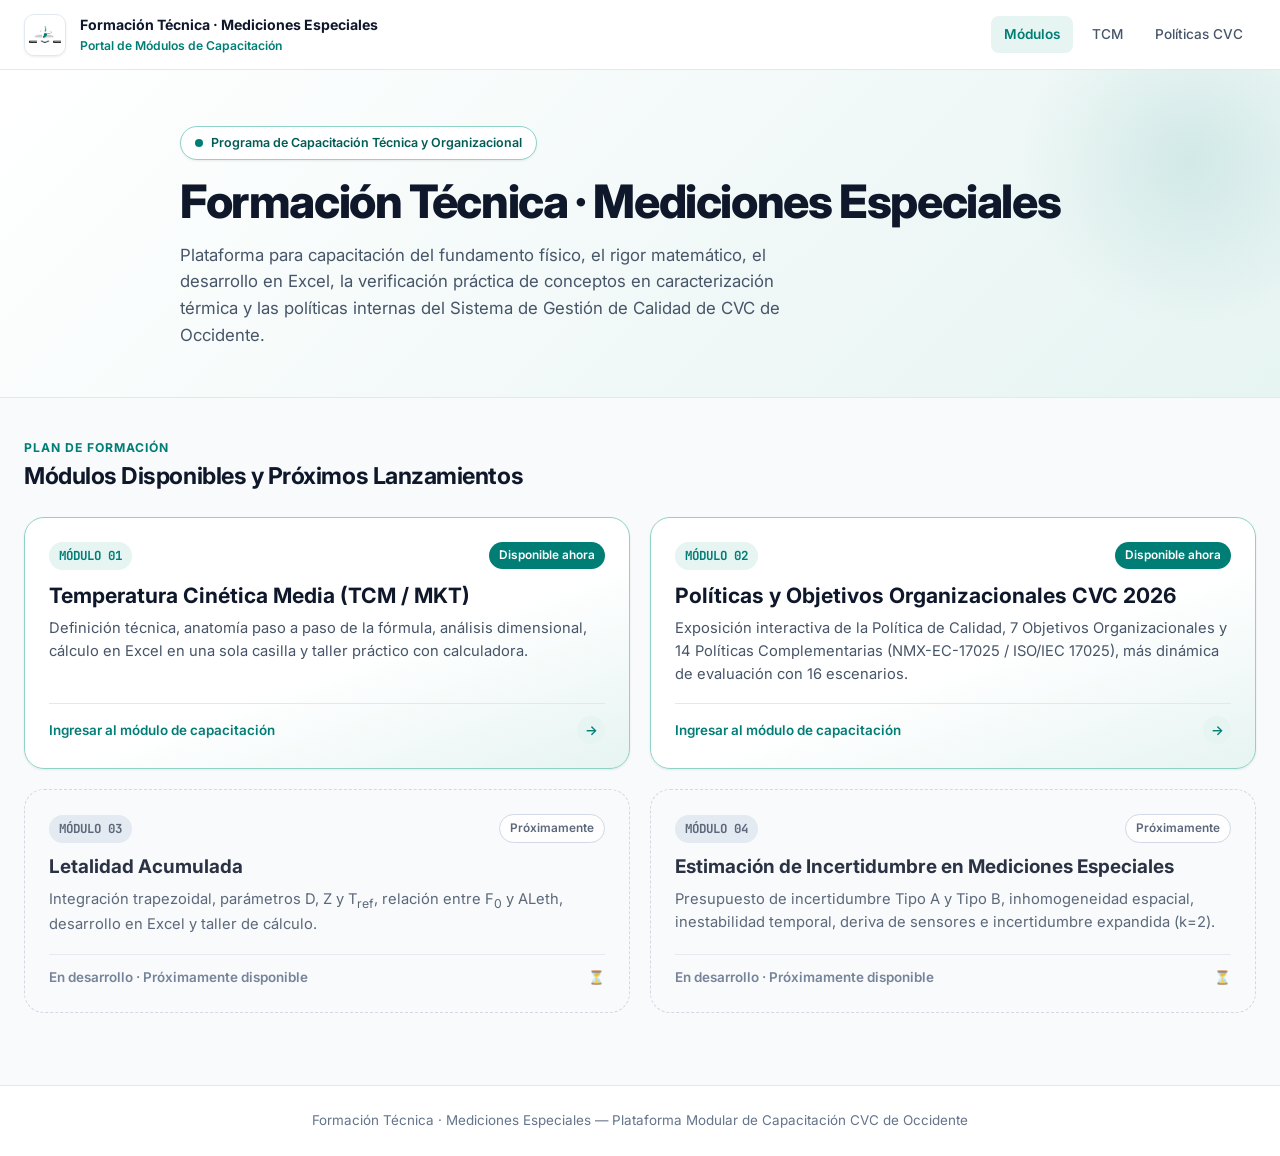
<file: index.html>
<!DOCTYPE html>
<html lang="es">
<head>
  <meta charset="UTF-8">
  <meta name="viewport" content="width=device-width, initial-scale=1.0">
  <title>Formación Técnica · Mediciones Especiales y Capacitación CVC</title>
  <meta name="description" content="Portal corporativo de capacitación técnica y organizacional: Temperatura Cinética Media, Políticas y Objetivos CVC 2026, Letalidad Acumulada y Estimación de Incertidumbre.">
  <link rel="preconnect" href="https://fonts.googleapis.com">
  <link rel="preconnect" href="https://fonts.gstatic.com" crossorigin>
  <link href="https://fonts.googleapis.com/css2?family=Inter:wght@400;500;600;700;800&family=JetBrains+Mono:wght@400;600;700&display=swap" rel="stylesheet">
  <link rel="stylesheet" href="core/theme.css">
</head>
<body>
  <!-- Barra Superior Fija -->
  <header class="topbar">
    <div class="topbar-inner">
      <a href="#inicio" class="brand-group" aria-label="Inicio del portal">
        <div class="brand-logo-wrap">
          <img id="portalLogo" src="assets/logo.png" alt="Logo institucional">
          <span id="portalLogoFallback" class="brand-logo-fallback" style="display: none;">CVC</span>
        </div>
        <div class="brand-titles">
          <span class="brand-program">Formación Técnica · Mediciones Especiales</span>
          <span class="brand-module">Portal de Módulos de Capacitación</span>
        </div>
      </a>

      <button type="button" id="portalNavToggle" class="nav-toggle" aria-label="Abrir menú" aria-expanded="false">☰</button>
      <nav id="portalNavMenu" class="nav-menu" aria-label="Navegación principal">
        <a href="#modulos" class="nav-link active">Módulos</a>
        <a href="modulos/01-tcm/index.html" class="nav-link">TCM</a>
        <a href="modulos/02-politicas-cvc/index.html" class="nav-link">Políticas CVC</a>
      </nav>
    </div>
  </header>

  <!-- Portada del Portal -->
  <section id="inicio" class="hero">
    <div class="hero-inner single-col">
      <div>
        <div class="hero-badge">
          <span class="hero-badge-dot"></span>
          <span>Programa de Capacitación Técnica y Organizacional</span>
        </div>
        <h1 class="hero-title">Formación Técnica · Mediciones Especiales</h1>
        <p class="hero-intro">
          Plataforma para capacitación del fundamento físico, el rigor matemático, el desarrollo en Excel, la verificación práctica de conceptos en caracterización térmica y las políticas internas del Sistema de Gestión de Calidad de CVC de Occidente.
        </p>
      </div>
    </div>
  </section>

  <!-- Catálogo de Módulos (Bento Grid Responsivo) -->
  <main id="modulos" class="main-container">
    <div class="section-header">
      <div>
        <div class="section-kicker">Plan de Formación</div>
        <h2 class="section-title">Módulos Disponibles y Próximos Lanzamientos</h2>
      </div>
    </div>

    <div class="bento-grid">
      <!-- Módulo 01: TCM (Activo) -->
      <a href="modulos/01-tcm/index.html" class="bento-card span-6 featured">
        <div>
          <div class="card-top">
            <span class="card-number">MÓDULO 01</span>
            <span class="card-tag status-live">Disponible ahora</span>
          </div>
          <h3 class="card-title" style="font-size: 1.32rem;">Temperatura Cinética Media (TCM / MKT)</h3>
          <p class="card-excerpt">
            Definición técnica, anatomía paso a paso de la fórmula, análisis dimensional, cálculo en Excel en una sola casilla y taller práctico con calculadora.
          </p>
        </div>
        <div class="card-footer">
          <span>Ingresar al módulo de capacitación</span>
          <span class="card-arrow" aria-hidden="true">→</span>
        </div>
      </a>

      <!-- Módulo 02: Políticas Internas CVC 2026 (Activo) -->
      <a href="modulos/02-politicas-cvc/index.html" class="bento-card span-6 featured">
        <div>
          <div class="card-top">
            <span class="card-number">MÓDULO 02</span>
            <span class="card-tag status-live">Disponible ahora</span>
          </div>
          <h3 class="card-title" style="font-size: 1.32rem;">Políticas y Objetivos Organizacionales CVC 2026</h3>
          <p class="card-excerpt">
            Exposición interactiva de la Política de Calidad, 7 Objetivos Organizacionales y 14 Políticas Complementarias (NMX-EC-17025 / ISO/IEC 17025), más dinámica de evaluación con 16 escenarios.
          </p>
        </div>
        <div class="card-footer">
          <span>Ingresar al módulo de capacitación</span>
          <span class="card-arrow" aria-hidden="true">→</span>
        </div>
      </a>

      <!-- Módulo 03: Letalidad Acumulada (Próximamente) -->
      <article class="bento-card span-6 is-coming-soon" aria-disabled="true">
        <div>
          <div class="card-top">
            <span class="card-number">MÓDULO 03</span>
            <span class="card-tag">Próximamente</span>
          </div>
          <h3 class="card-title">Letalidad Acumulada</h3>
          <p class="card-excerpt">
            Integración trapezoidal, parámetros D, Z y T<sub>ref</sub>, relación entre F<sub>0</sub> y ALeth, desarrollo en Excel y taller de cálculo.
          </p>
        </div>
        <div class="card-footer">
          <span>En desarrollo · Próximamente disponible</span>
          <span aria-hidden="true">⏳</span>
        </div>
      </article>

      <!-- Módulo 04: Estimación de Incertidumbre (Próximamente) -->
      <article class="bento-card span-6 is-coming-soon" aria-disabled="true">
        <div>
          <div class="card-top">
            <span class="card-number">MÓDULO 04</span>
            <span class="card-tag">Próximamente</span>
          </div>
          <h3 class="card-title">Estimación de Incertidumbre en Mediciones Especiales</h3>
          <p class="card-excerpt">
            Presupuesto de incertidumbre Tipo A y Tipo B, inhomogeneidad espacial, inestabilidad temporal, deriva de sensores e incertidumbre expandida (k=2).
          </p>
        </div>
        <div class="card-footer">
          <span>En desarrollo · Próximamente disponible</span>
          <span aria-hidden="true">⏳</span>
        </div>
      </article>
    </div>
  </main>

  <footer class="site-footer">
    Formación Técnica · Mediciones Especiales — Plataforma Modular de Capacitación CVC de Occidente
  </footer>

  <script defer>
    window.addEventListener('DOMContentLoaded', () => {
      const logo = document.getElementById('portalLogo');
      const fallback = document.getElementById('portalLogoFallback');
      if (logo) {
        logo.onerror = () => {
          logo.style.display = 'none';
          if (fallback) fallback.style.display = 'block';
        };
      }
      const toggle = document.getElementById('portalNavToggle');
      const menu = document.getElementById('portalNavMenu');
      if (toggle && menu) {
        toggle.addEventListener('click', () => {
          const open = menu.classList.toggle('is-open');
          toggle.setAttribute('aria-expanded', String(open));
        });
      }
    });
  </script>
</body>
</html>
</file>
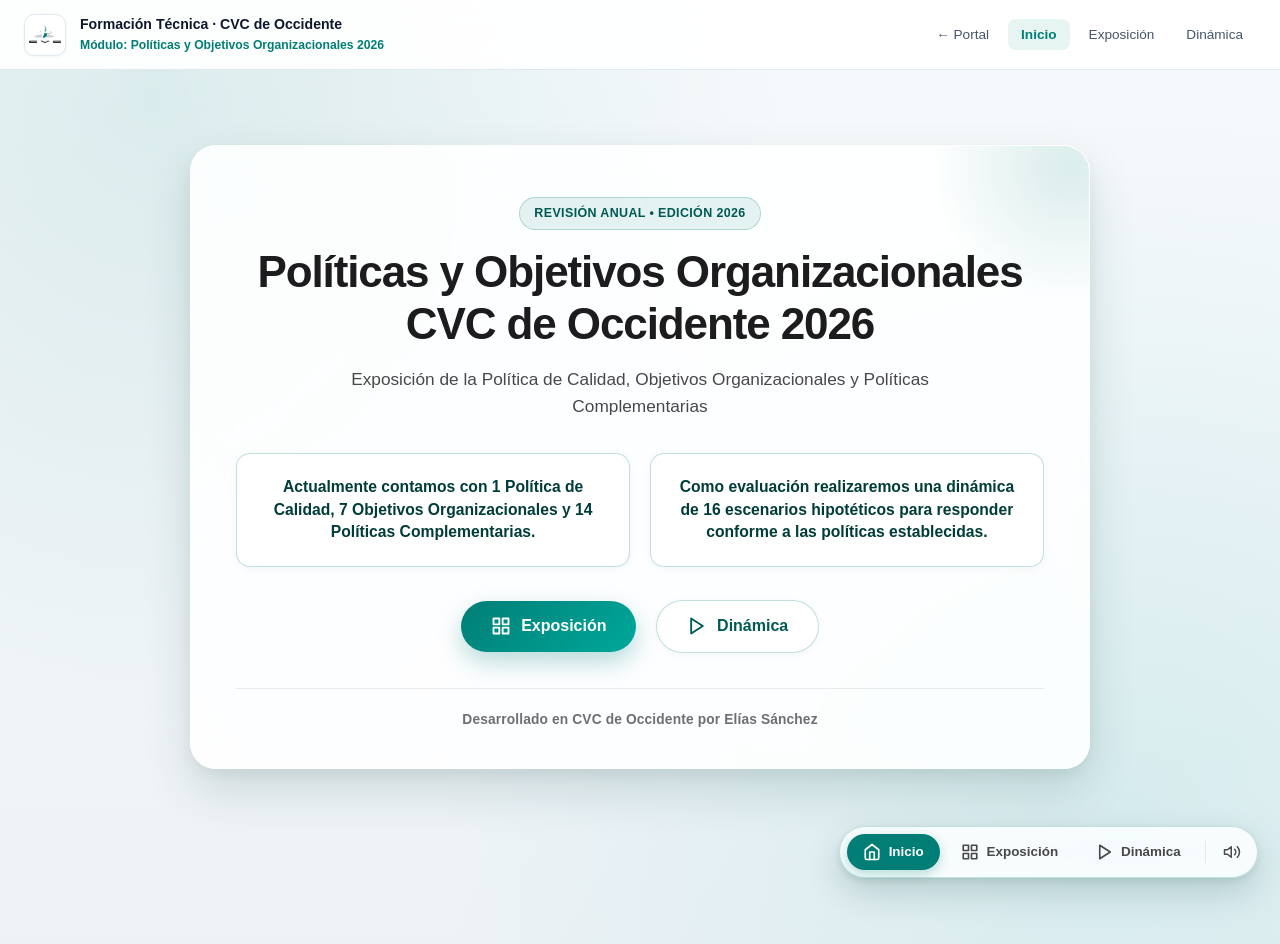
<file: modulos/02-politicas-cvc/index.html>
<!DOCTYPE html>
<html lang="es">
<head>
  <meta charset="UTF-8" />
  <meta name="viewport" content="width=device-width, initial-scale=1.0" />
  <title>Políticas y Objetivos CVC 2026 · Formación Técnica</title>
  <meta name="description" content="Módulo de capacitación: Políticas y Objetivos Organizacionales CVC de Occidente 2026 (NMX-EC-17025-IMNC-2018 / ISO/IEC 17025:2017)." />
  <link rel="preconnect" href="https://fonts.googleapis.com" />
  <link rel="preconnect" href="https://fonts.gstatic.com" crossorigin />
  <link href="https://fonts.googleapis.com/css2?family=Inter:wght@400;500;600;700;800&display=swap" rel="stylesheet" />
  <link rel="stylesheet" href="css/main.css" />
  <link rel="stylesheet" href="css/layout.css" />
  <link rel="stylesheet" href="css/components.css" />
  <link rel="stylesheet" href="css/portal-bridge.css" />
</head>
<body>
  <div class="app-shell">
    <!-- Barra Superior Maestra Responsiva (unificada con el Portal de Capacitación) -->
    <header class="topbar master-topbar">
      <div class="topbar-inner">
        <a href="../../index.html" class="brand-group" aria-label="Volver al portal de módulos">
          <div class="brand-logo-wrap">
            <img id="polLogo" src="../../assets/logo.png" alt="Logo CVC de Occidente" />
            <span id="polLogoFallback" class="brand-logo-fallback" style="display: none; font-weight: 800; color: #007e75;">CVC</span>
          </div>
          <div class="brand-titles">
            <span class="brand-program">Formación Técnica · CVC de Occidente</span>
            <span class="brand-module">Módulo: Políticas y Objetivos Organizacionales 2026</span>
          </div>
        </a>

        <button type="button" id="polNavToggle" class="nav-toggle" aria-label="Abrir menú" aria-expanded="false">☰</button>
        <nav id="polNavMenu" class="nav-menu" aria-label="Navegación del módulo">
          <a href="../../index.html" class="nav-link">← Portal</a>
          <button type="button" class="nav-link active" data-route="home">Inicio</button>
          <button type="button" class="nav-link" data-route="exposicion">Exposición</button>
          <button type="button" class="nav-link" data-route="dinamica">Dinámica</button>
        </nav>
      </div>
    </header>

    <main class="view-container">
      <!-- ====================================================================
           PANTALLA DE INICIO
           ==================================================================== -->
      <section id="view-home" class="spa-view active">
        <div class="home-hero-wrapper">
          <div class="home-hero-card">
            <span class="ios-pill-badge">
              Revisión Anual • Edición 2026
            </span>
            <h1 class="hero-title">
              Políticas y Objetivos Organizacionales CVC de Occidente 2026
            </h1>
            <p class="hero-subtitle">
              Exposición de la Política de Calidad, Objetivos Organizacionales y Políticas Complementarias
            </p>

            <div class="hero-metrics-row">
              <div class="hero-metric-box">
                <p class="hero-metric-text">
                  Actualmente contamos con 1 Política de Calidad, 7 Objetivos Organizacionales y 14 Políticas Complementarias.
                </p>
              </div>
              <div class="hero-metric-box">
                <p class="hero-metric-text">
                  Como evaluación realizaremos una dinámica de 16 escenarios hipotéticos para responder conforme a las políticas establecidas.
                </p>
              </div>
            </div>

            <div class="home-cta-group">
              <button type="button" class="btn-ios btn-ios-primary" data-route="exposicion">
                <svg viewBox="0 0 24 24" width="20" height="20" fill="none" stroke="currentColor" stroke-width="2.2" stroke-linecap="round" stroke-linejoin="round"><rect x="3" y="3" width="7" height="7"/><rect x="14" y="3" width="7" height="7"/><rect x="14" y="14" width="7" height="7"/><rect x="3" y="14" width="7" height="7"/></svg>
                <span>Exposición</span>
              </button>
              <button type="button" class="btn-ios btn-ios-secondary" data-route="dinamica">
                <svg viewBox="0 0 24 24" width="20" height="20" fill="none" stroke="currentColor" stroke-width="2.2" stroke-linecap="round" stroke-linejoin="round"><polygon points="5 3 19 12 5 21 5 3"/></svg>
                <span>Dinámica</span>
              </button>
            </div>

            <div class="home-credit-footer">
              Desarrollado en CVC de Occidente por Elías Sánchez
            </div>
          </div>
        </div>
      </section>

      <!-- ====================================================================
           VISTA 1: EXPOSICIÓN (MASONRY + FLASHCARDS FLIP)
           ==================================================================== -->
      <section id="view-exposicion" class="spa-view">
        <div class="section-header">
          <div>
            <span class="ios-pill-badge">Exposición</span>
            <h2 style="font-size: 1.75rem; font-weight: 800; margin-top: 0.45rem;">
              Políticas y Objetivos Organizacionales 2026
            </h2>
            <p class="text-muted" style="font-size: 0.92rem;">
              Haz clic en cualquier tarjeta para girarla y consultar los fragmentos oficiales.
            </p>
          </div>
        </div>

        <div class="exposicion-controls">
          <div class="segmented-control" role="tablist" aria-label="Filtrar por clasificación">
            <button type="button" class="segment-btn active" data-filter-cat="todas">
              Todas
            </button>
            <button type="button" class="segment-btn" data-filter-cat="calidad">
              Política de Calidad
            </button>
            <button type="button" class="segment-btn" data-filter-cat="objetivos">
              Objetivos Organizacionales
            </button>
            <button type="button" class="segment-btn" data-filter-cat="complementarias">
              Políticas Complementarias
            </button>
          </div>

          <div class="search-box-ios">
            <svg viewBox="0 0 24 24" width="16" height="16" fill="none" stroke="currentColor" stroke-width="2.2"><circle cx="11" cy="11" r="8"/><line x1="21" y1="21" x2="16.65" y2="16.65"/></svg>
            <input type="search" id="exposicion-search" placeholder="Buscar política u objetivo..." />
          </div>
        </div>

        <div id="exposicion-masonry" class="masonry-grid"></div>
      </section>

      <!-- ====================================================================
           VISTA 2: DINÁMICA (EL JUEGO DE 16 ESCENARIOS)
           ==================================================================== -->
      <section id="view-dinamica" class="spa-view">
        <div id="dinamica-stage-root"></div>
      </section>
    </main>

    <!-- Menú Flotante Discreto en la Esquina Inferior Derecha -->
    <nav class="floating-nav-dock" aria-label="Menú de navegación rápida">
      <button type="button" class="dock-btn active" data-route="home" title="Pantalla de Inicio">
        <svg viewBox="0 0 24 24" fill="none" stroke="currentColor" stroke-width="2.2" stroke-linecap="round" stroke-linejoin="round"><path d="m3 9 9-7 9 7v11a2 2 0 0 1-2 2H5a2 2 0 0 1-2-2z"/><polyline points="9 22 9 12 15 12 15 22"/></svg>
        <span>Inicio</span>
      </button>
      <button type="button" class="dock-btn" data-route="exposicion" title="Vista 1: Exposición de Políticas">
        <svg viewBox="0 0 24 24" fill="none" stroke="currentColor" stroke-width="2.2" stroke-linecap="round" stroke-linejoin="round"><rect x="3" y="3" width="7" height="7"/><rect x="14" y="3" width="7" height="7"/><rect x="14" y="14" width="7" height="7"/><rect x="3" y="14" width="7" height="7"/></svg>
        <span>Exposición</span>
      </button>
      <button type="button" class="dock-btn" data-route="dinamica" title="Vista 2: Dinámica">
        <svg viewBox="0 0 24 24" fill="none" stroke="currentColor" stroke-width="2.2" stroke-linecap="round" stroke-linejoin="round"><polygon points="5 3 19 12 5 21 5 3"/></svg>
        <span>Dinámica</span>
      </button>
      <div class="dock-divider"></div>
      <button type="button" class="dock-btn dock-icon-only js-toggle-sound" title="Silenciar / Activar sonido">
        <svg viewBox="0 0 24 24" width="18" height="18" fill="none" stroke="currentColor" stroke-width="2" stroke-linecap="round" stroke-linejoin="round"><polygon points="11 5 6 9 2 9 2 15 6 15 11 19 11 5"/><path d="M15.54 8.46a5 5 0 0 1 0 7.07"/><path d="M19.07 4.93a10 10 0 0 1 0 14.14"/></svg>
      </button>
    </nav>
  </div>

  <!-- Overlay de Flashcard Ampliada fijo al viewport visible (Escritorio y Celular) -->
  <div id="flashcard-expanded-overlay" class="flashcard-expanded-overlay" aria-hidden="true"></div>

  <script src="js/data.js"></script>
  <script src="js/game.js"></script>
  <script src="js/ui.js"></script>
  <script src="js/app.js"></script>
</body>
</html>
</file>
<file: core/theme.css>
/* ==========================================================================
   CORE THEME v1.2 · Formación Técnica · Mediciones Especiales
   Sistema de diseño reutilizable (Bento Grid + Modales Centrados + Quiz)
   ========================================================================== */

:root {
  /* Paleta Institucional (#007e75 y variaciones) */
  --brand-primary: #007e75;
  --brand-dark: #005c55;
  --brand-darker: #003f3a;
  --brand-light: #3aa391;
  --brand-soft: #8fd3c8;
  --brand-tint: #e6f4f2;
  --brand-tint-hover: #d2ece8;

  /* Escala de Grises y Superficies */
  --gray-950: #090d16;
  --gray-900: #0f172a;
  --gray-800: #1e293b;
  --gray-700: #334155;
  --gray-600: #475569;
  --gray-500: #64748b;
  --gray-400: #94a3b8;
  --gray-300: #cbd5e1;
  --gray-200: #e2e8f0;
  --gray-100: #f1f5f9;
  --gray-50: #f8fafc;
  --white: #ffffff;

  /* Semántica para retroalimentación y estados */
  --success-bg: #ecfdf5;
  --success-border: #10b981;
  --success-text: #065f46;
  --error-bg: #fef2f2;
  --error-border: #ef4444;
  --error-text: #991b1b;

  /* Tipografía y Espaciado */
  --font-sans: 'Inter', -apple-system, BlinkMacSystemFont, 'Segoe UI', Roboto, sans-serif;
  --font-mono: 'JetBrains Mono', 'Fira Code', 'Consolas', monospace;
  --radius-sm: 8px;
  --radius-md: 14px;
  --radius-lg: 20px;
  --radius-xl: 26px;

  /* Sombras y Elevación */
  --shadow-sm: 0 1px 3px rgba(15, 23, 42, 0.05), 0 1px 2px rgba(15, 23, 42, 0.03);
  --shadow-md: 0 10px 25px -5px rgba(15, 23, 42, 0.07), 0 8px 10px -6px rgba(15, 23, 42, 0.04);
  --shadow-lg: 0 24px 48px -12px rgba(15, 23, 42, 0.18);
  --shadow-brand: 0 12px 24px -6px rgba(0, 126, 117, 0.22);

  /* Transiciones */
  --ease-out: cubic-bezier(0.22, 1, 0.36, 1);
  --transition-fast: 180ms var(--ease-out);
  --transition-normal: 300ms var(--ease-out);
  --transition-modal: 360ms var(--ease-out);

  --topbar-height: 70px;
}

/* Reset y Base */
*, *::before, *::after {
  box-sizing: border-box;
  margin: 0;
  padding: 0;
}

html {
  scroll-behavior: smooth;
  scroll-padding-top: calc(var(--topbar-height) + 24px);
  font-size: 16px;
}

body {
  font-family: var(--font-sans);
  background-color: var(--gray-50);
  color: var(--gray-800);
  line-height: 1.6;
  -webkit-font-smoothing: antialiased;
  overflow-x: hidden;
  min-height: 100vh;
  display: flex;
  flex-direction: column;
}

body.modal-open {
  overflow: hidden;
}

/* ==========================================================================
   1. Barra Superior (Sticky Topbar)
   ========================================================================== */
.topbar {
  position: sticky;
  top: 0;
  z-index: 900;
  height: var(--topbar-height);
  background: rgba(255, 255, 255, 0.92);
  backdrop-filter: blur(12px);
  -webkit-backdrop-filter: blur(12px);
  border-bottom: 1px solid var(--gray-200);
}

.topbar-inner {
  max-width: 1280px;
  height: 100%;
  margin: 0 auto;
  padding: 0 24px;
  display: flex;
  align-items: center;
  justify-content: space-between;
  gap: 16px;
}

.brand-group {
  display: flex;
  align-items: center;
  gap: 14px;
  text-decoration: none;
  color: inherit;
  min-width: 0;
}

.brand-logo-wrap {
  width: 42px;
  height: 42px;
  border-radius: 10px;
  background: var(--white);
  border: 1px solid var(--gray-200);
  display: flex;
  align-items: center;
  justify-content: center;
  overflow: hidden;
  flex-shrink: 0;
  box-shadow: var(--shadow-sm);
}

.brand-logo-wrap img {
  width: 100%;
  height: 100%;
  object-fit: contain;
  padding: 4px;
}

.brand-logo-fallback {
  font-weight: 800;
  font-size: 0.92rem;
  color: var(--brand-primary);
  letter-spacing: -0.02em;
}

.brand-titles {
  display: flex;
  flex-direction: column;
  min-width: 0;
}

.brand-program {
  font-size: 0.88rem;
  font-weight: 700;
  color: var(--gray-900);
  white-space: nowrap;
  overflow: hidden;
  text-overflow: ellipsis;
}

.brand-module {
  font-size: 0.76rem;
  font-weight: 600;
  color: var(--brand-primary);
  white-space: nowrap;
  overflow: hidden;
  text-overflow: ellipsis;
}

/* Navegación Superior */
.nav-menu {
  display: flex;
  align-items: center;
  gap: 6px;
}

.nav-link {
  text-decoration: none;
  font-size: 0.85rem;
  font-weight: 500;
  color: var(--gray-600);
  padding: 8px 13px;
  border-radius: var(--radius-sm);
  transition: background var(--transition-fast), color var(--transition-fast);
  white-space: nowrap;
}

.nav-link:hover,
.nav-link.active {
  background: var(--brand-tint);
  color: var(--brand-primary);
  font-weight: 600;
}

.nav-toggle {
  display: none;
  background: var(--white);
  border: 1px solid var(--gray-200);
  color: var(--gray-800);
  width: 40px;
  height: 40px;
  border-radius: var(--radius-sm);
  align-items: center;
  justify-content: center;
  cursor: pointer;
  font-size: 1.15rem;
}

/* ==========================================================================
   2. Hero / Encabezado
   ========================================================================== */
.hero {
  position: relative;
  background: linear-gradient(135deg, var(--white) 0%, var(--brand-tint) 100%);
  border-bottom: 1px solid var(--gray-200);
  padding: 56px 24px 48px;
  overflow: hidden;
}

.hero::after {
  content: '';
  position: absolute;
  right: -80px;
  top: -80px;
  width: 340px;
  height: 340px;
  border-radius: 50%;
  background: radial-gradient(circle, rgba(0, 126, 117, 0.11) 0%, transparent 70%);
  pointer-events: none;
}

.hero-inner {
  max-width: 1280px;
  margin: 0 auto;
  display: grid;
  grid-template-columns: 1.4fr 0.9fr;
  gap: 32px;
  align-items: center;
}

.hero-inner.single-col {
  grid-template-columns: 1fr;
  max-width: 920px;
}

.hero-badge {
  display: inline-flex;
  align-items: center;
  gap: 8px;
  padding: 6px 14px;
  background: var(--white);
  border: 1px solid var(--brand-soft);
  color: var(--brand-dark);
  border-radius: 999px;
  font-size: 0.78rem;
  font-weight: 600;
  margin-bottom: 16px;
  box-shadow: var(--shadow-sm);
}

.hero-badge-dot {
  width: 8px;
  height: 8px;
  border-radius: 50%;
  background: var(--brand-primary);
}

.hero-title {
  font-size: clamp(2rem, 3.6vw, 2.95rem);
  font-weight: 800;
  color: var(--gray-900);
  letter-spacing: -0.03em;
  line-height: 1.12;
}

.hero-subtitle-en {
  font-size: clamp(1rem, 1.5vw, 1.2rem);
  font-weight: 500;
  color: var(--brand-primary);
  margin-top: 6px;
  letter-spacing: 0.01em;
}

.hero-formula-math {
  margin-top: 18px;
  padding: 16px 22px;
  background: rgba(255, 255, 255, 0.94);
  border: 1px solid var(--gray-200);
  border-left: 4px solid var(--brand-primary);
  border-radius: var(--radius-md);
  box-shadow: var(--shadow-sm);
  overflow-x: auto;
  max-width: 100%;
}

.katex-hero-target .katex-display {
  margin: 0;
  text-align: left;
}

.katex-hero-target .katex {
  font-size: clamp(1.08rem, 1.55vw, 1.38rem);
  color: var(--gray-900);
}

@media (max-width: 720px) {
  .hero-formula-math {
    padding: 14px 14px;
  }

  .katex-hero-target .katex {
    font-size: 1rem;
  }
}

.hero-intro {
  font-size: 1.05rem;
  color: var(--gray-600);
  margin-top: 14px;
  max-width: 650px;
}

.hero-actions {
  display: flex;
  flex-wrap: wrap;
  gap: 12px;
  margin-top: 26px;
}

.btn {
  display: inline-flex;
  align-items: center;
  justify-content: center;
  gap: 8px;
  padding: 11px 20px;
  border-radius: var(--radius-sm);
  font-family: inherit;
  font-size: 0.9rem;
  font-weight: 600;
  cursor: pointer;
  border: 1px solid transparent;
  text-decoration: none;
  transition: all var(--transition-fast);
}

.btn:disabled {
  opacity: 0.45;
  cursor: not-allowed;
  transform: none;
}

.btn-primary {
  background: var(--brand-primary);
  color: var(--white);
  box-shadow: var(--shadow-brand);
}

.btn-primary:hover:not(:disabled) {
  background: var(--brand-dark);
  transform: translateY(-1px);
}

.btn-secondary {
  background: var(--white);
  color: var(--gray-800);
  border-color: var(--gray-300);
}

.btn-secondary:hover:not(:disabled) {
  border-color: var(--brand-primary);
  color: var(--brand-primary);
  background: var(--brand-tint);
}

/* Panel KPI lateral en Hero */
.hero-summary-card {
  background: var(--white);
  border: 1px solid var(--gray-200);
  border-radius: var(--radius-lg);
  padding: 22px;
  box-shadow: var(--shadow-md);
}

.hero-summary-title {
  font-size: 0.78rem;
  text-transform: uppercase;
  letter-spacing: 0.06em;
  color: var(--gray-500);
  font-weight: 700;
  margin-bottom: 14px;
}

.hero-kpi-grid {
  display: grid;
  grid-template-columns: 1fr 1fr;
  gap: 12px;
}

.hero-kpi {
  background: var(--gray-50);
  border: 1px solid var(--gray-200);
  border-radius: var(--radius-md);
  padding: 12px 14px;
}

.hero-kpi-label {
  font-size: 0.74rem;
  color: var(--gray-500);
  font-weight: 600;
}

.hero-kpi-value {
  font-size: 1.02rem;
  font-weight: 700;
  color: var(--brand-dark);
  font-family: var(--font-mono);
  margin-top: 2px;
}

/* ==========================================================================
   3. Contenedor Principal y Bento Grid Responsivo
   ========================================================================== */
.main-container {
  max-width: 1280px;
  width: 100%;
  margin: 0 auto;
  padding: 40px 24px 72px;
  flex: 1;
}

.section-header {
  display: flex;
  align-items: flex-end;
  justify-content: space-between;
  gap: 16px;
  margin-bottom: 22px;
  margin-top: 44px;
}

.section-header:first-child {
  margin-top: 0;
}

.section-kicker {
  font-size: 0.76rem;
  font-weight: 700;
  text-transform: uppercase;
  letter-spacing: 0.08em;
  color: var(--brand-primary);
}

.section-title {
  font-size: 1.45rem;
  font-weight: 700;
  color: var(--gray-900);
  letter-spacing: -0.02em;
}

.bento-grid {
  display: grid;
  grid-template-columns: repeat(12, 1fr);
  gap: 20px;
}

/* Variantes de tamaño en Bento Grid */
.span-12 { grid-column: span 12; }
.span-8  { grid-column: span 8; }
.span-7  { grid-column: span 7; }
.span-6  { grid-column: span 6; }
.span-5  { grid-column: span 5; }
.span-4  { grid-column: span 4; }

/* Tarjeta (Flashcard Trigger o Enlace de Portal) */
.bento-card {
  position: relative;
  background: var(--white);
  border: 1px solid var(--gray-200);
  border-radius: var(--radius-lg);
  padding: 24px;
  display: flex;
  flex-direction: column;
  justify-content: space-between;
  gap: 18px;
  cursor: pointer;
  box-shadow: var(--shadow-sm);
  transition: transform var(--transition-normal), box-shadow var(--transition-normal), border-color var(--transition-normal);
  text-align: left;
  text-decoration: none;
  color: inherit;
  font-family: inherit;
}

.bento-card:hover:not(.is-coming-soon) {
  transform: translateY(-4px);
  box-shadow: var(--shadow-md);
  border-color: var(--brand-light);
}

.bento-card:focus-visible {
  outline: 3px solid var(--brand-soft);
  outline-offset: 2px;
}

.bento-card.featured {
  background: linear-gradient(160deg, var(--white) 55%, var(--brand-tint) 100%);
  border-color: var(--brand-soft);
}

/* Estado "Próximamente" para módulos futuros en el Portal */
.bento-card.is-coming-soon {
  background: var(--gray-50);
  border: 1.5px dashed var(--gray-300);
  cursor: default;
  box-shadow: none;
  opacity: 0.88;
}

.bento-card.is-coming-soon .card-number {
  background: var(--gray-200);
  color: var(--gray-600);
}

.bento-card.is-coming-soon .card-tag {
  background: var(--white);
  border: 1px solid var(--gray-300);
  color: var(--gray-600);
}

.bento-card.is-coming-soon .card-footer {
  color: var(--gray-500);
}

.card-top {
  display: flex;
  align-items: center;
  justify-content: space-between;
  gap: 12px;
}

.card-number {
  font-family: var(--font-mono);
  font-size: 0.78rem;
  font-weight: 700;
  color: var(--brand-primary);
  background: var(--brand-tint);
  padding: 4px 10px;
  border-radius: 999px;
}

.card-tag {
  font-size: 0.74rem;
  font-weight: 600;
  color: var(--gray-600);
  background: var(--gray-100);
  padding: 4px 10px;
  border-radius: 999px;
}

.card-tag.status-live {
  background: var(--brand-primary);
  color: var(--white);
}

.card-title {
  font-size: 1.18rem;
  font-weight: 700;
  color: var(--gray-900);
  line-height: 1.3;
  margin-top: 12px;
}

.card-excerpt {
  font-size: 0.92rem;
  color: var(--gray-600);
  margin-top: 8px;
  line-height: 1.55;
}

.card-footer {
  display: flex;
  align-items: center;
  justify-content: space-between;
  padding-top: 12px;
  border-top: 1px solid var(--gray-200);
  font-size: 0.84rem;
  font-weight: 600;
  color: var(--brand-primary);
}

.card-arrow {
  display: inline-flex;
  align-items: center;
  justify-content: center;
  width: 28px;
  height: 28px;
  border-radius: 50%;
  background: var(--brand-tint);
  color: var(--brand-primary);
  transition: transform var(--transition-fast), background var(--transition-fast);
}

.bento-card:hover:not(.is-coming-soon) .card-arrow {
  transform: translateX(3px);
  background: var(--brand-primary);
  color: var(--white);
}

/* ==========================================================================
   4. Ventana Modal Centrada (Flashcard Expandida con Scroll Interno)
   ========================================================================== */
.modal-backdrop {
  position: fixed;
  inset: 0;
  z-index: 1200;
  background: rgba(15, 23, 42, 0.58);
  backdrop-filter: blur(6px);
  -webkit-backdrop-filter: blur(6px);
  display: flex;
  align-items: center;
  justify-content: center;
  padding: 20px;
  opacity: 0;
  visibility: hidden;
  transition: opacity var(--transition-modal), visibility var(--transition-modal);
  will-change: opacity;
}

.modal-backdrop.is-open {
  opacity: 1;
  visibility: visible;
}

.modal-window {
  width: 100%;
  max-width: 920px;
  max-height: 88vh;
  background: var(--white);
  border-radius: var(--radius-xl);
  border: 1px solid var(--gray-200);
  box-shadow: var(--shadow-lg);
  display: flex;
  flex-direction: column;
  overflow: hidden;
  transform: translateY(22px) scale(0.96);
  opacity: 0;
  transition: transform var(--transition-modal), opacity var(--transition-modal);
  will-change: opacity, transform;
}

.modal-backdrop.is-open .modal-window {
  transform: translateY(0) scale(1);
  opacity: 1;
}

.modal-header {
  padding: 20px 26px;
  border-bottom: 1px solid var(--gray-200);
  background: var(--gray-50);
  display: flex;
  align-items: center;
  justify-content: space-between;
  gap: 16px;
  flex-shrink: 0;
}

.modal-header-meta {
  display: flex;
  flex-direction: column;
  gap: 4px;
}

.modal-kicker {
  font-size: 0.76rem;
  font-weight: 700;
  text-transform: uppercase;
  letter-spacing: 0.06em;
  color: var(--brand-primary);
}

.modal-title {
  font-size: 1.32rem;
  font-weight: 800;
  color: var(--gray-900);
  line-height: 1.25;
}

.modal-close {
  width: 38px;
  height: 38px;
  border-radius: 50%;
  border: 1px solid var(--gray-300);
  background: var(--white);
  color: var(--gray-700);
  font-size: 1.15rem;
  cursor: pointer;
  display: flex;
  align-items: center;
  justify-content: center;
  flex-shrink: 0;
  transition: all var(--transition-fast);
}

.modal-close:hover {
  background: var(--brand-primary);
  border-color: var(--brand-primary);
  color: var(--white);
}

/* Área deslizable interna del modal */
.modal-body {
  padding: 28px;
  overflow-y: auto;
  flex: 1;
  color: var(--gray-700);
  font-size: 0.98rem;
  line-height: 1.7;
}

.modal-body::-webkit-scrollbar {
  width: 8px;
}

.modal-body::-webkit-scrollbar-track {
  background: var(--gray-100);
}

.modal-body::-webkit-scrollbar-thumb {
  background: var(--gray-300);
  border-radius: 999px;
}

.modal-body::-webkit-scrollbar-thumb:hover {
  background: var(--brand-light);
}

.modal-footer {
  padding: 14px 26px;
  border-top: 1px solid var(--gray-200);
  background: var(--gray-50);
  display: flex;
  align-items: center;
  justify-content: space-between;
  gap: 12px;
  flex-shrink: 0;
}

/* ==========================================================================
   5. Componentes Técnicos Internos (Fórmulas, Tablas, Animaciones, Quiz)
   ========================================================================== */
.concept-lead {
  font-size: 1.04rem;
  color: var(--gray-800);
  background: var(--brand-tint);
  border-left: 4px solid var(--brand-primary);
  padding: 16px 18px;
  border-radius: 0 var(--radius-md) var(--radius-md) 0;
  margin-bottom: 22px;
}

.content-block {
  margin-bottom: 22px;
}

.content-block h4 {
  font-size: 1.04rem;
  font-weight: 700;
  color: var(--gray-900);
  margin-bottom: 8px;
}

.content-list {
  padding-left: 20px;
  display: flex;
  flex-direction: column;
  gap: 8px;
}

.formula-box {
  background: var(--gray-900);
  color: var(--white);
  border-radius: var(--radius-md);
  padding: 18px 20px;
  font-family: var(--font-mono);
  font-size: 0.94rem;
  overflow-x: auto;
  margin: 16px 0;
  border: 1px solid var(--gray-700);
  position: relative;
}

.formula-box-header {
  display: flex;
  align-items: center;
  justify-content: space-between;
  gap: 12px;
  margin-bottom: 10px;
  font-family: var(--font-sans);
  font-size: 0.78rem;
  color: var(--brand-soft);
  font-weight: 600;
}

.copy-btn {
  background: rgba(255, 255, 255, 0.1);
  color: var(--white);
  border: 1px solid rgba(255, 255, 255, 0.22);
  padding: 4px 11px;
  border-radius: 6px;
  font-size: 0.76rem;
  cursor: pointer;
  white-space: nowrap;
  transition: background var(--transition-fast);
}

.copy-btn:hover {
  background: var(--brand-primary);
}

.tech-table-wrap {
  width: 100%;
  overflow-x: auto;
  border: 1px solid var(--gray-200);
  border-radius: var(--radius-md);
  margin: 16px 0;
}

.tech-table {
  width: 100%;
  border-collapse: collapse;
  font-size: 0.9rem;
}

.tech-table th {
  background: var(--gray-100);
  color: var(--gray-900);
  font-weight: 700;
  text-align: left;
  padding: 11px 14px;
  border-bottom: 1px solid var(--gray-200);
}

.tech-table td {
  padding: 11px 14px;
  border-bottom: 1px solid var(--gray-200);
  vertical-align: top;
}

.tech-table tr:last-child td {
  border-bottom: none;
}

.code-inline {
  font-family: var(--font-mono);
  font-size: 0.86em;
  background: var(--gray-100);
  color: var(--brand-dark);
  padding: 2px 6px;
  border-radius: 5px;
  border: 1px solid var(--gray-200);
}

.stage-card {
  background: var(--gray-50);
  border: 1px solid var(--gray-200);
  border-radius: var(--radius-lg);
  padding: 18px;
  margin: 18px 0;
}

.stage-controls {
  display: flex;
  flex-wrap: wrap;
  align-items: center;
  justify-content: space-between;
  gap: 10px;
  margin-top: 12px;
  padding-top: 12px;
  border-top: 1px solid var(--gray-200);
}

.formula-interactive {
  display: flex;
  flex-wrap: wrap;
  align-items: center;
  justify-content: center;
  gap: 8px;
  padding: 20px 16px;
  background: var(--gray-900);
  border-radius: var(--radius-md);
  margin: 16px 0;
}

.formula-chip {
  background: rgba(255, 255, 255, 0.08);
  color: var(--white);
  border: 1px solid rgba(255, 255, 255, 0.18);
  border-radius: 8px;
  padding: 8px 12px;
  font-family: var(--font-mono);
  font-size: 0.9rem;
  cursor: pointer;
  transition: all var(--transition-fast);
}

.formula-chip:hover,
.formula-chip.active {
  background: var(--brand-primary);
  border-color: var(--brand-soft);
  transform: translateY(-2px);
}

.formula-inspector {
  background: var(--brand-tint);
  border: 1px solid var(--brand-soft);
  border-radius: var(--radius-md);
  padding: 16px 18px;
  margin-top: 12px;
}

.player-bar {
  width: 100%;
  height: 6px;
  background: var(--gray-200);
  border-radius: 999px;
  overflow: hidden;
  margin-top: 10px;
}

.player-progress {
  height: 100%;
  background: var(--brand-primary);
  width: 25%;
  transition: width 320ms var(--ease-out);
}

/* ==========================================================================
   6. Taller Práctico / Evaluación de 4 Ejercicios
   ========================================================================== */
.quiz-section {
  margin-top: 52px;
  background: var(--white);
  border: 1px solid var(--gray-200);
  border-radius: var(--radius-xl);
  padding: 32px;
  box-shadow: var(--shadow-md);
}

.quiz-tabs {
  display: flex;
  flex-wrap: wrap;
  gap: 8px;
  margin: 20px 0 24px;
}

.quiz-tab {
  padding: 9px 16px;
  border-radius: var(--radius-sm);
  border: 1px solid var(--gray-300);
  background: var(--gray-50);
  color: var(--gray-700);
  font-weight: 600;
  font-size: 0.88rem;
  cursor: pointer;
  transition: all var(--transition-fast);
}

.quiz-tab.active {
  background: var(--brand-primary);
  border-color: var(--brand-primary);
  color: var(--white);
}

.quiz-tab.solved-ok {
  border-color: var(--success-border);
}

.quiz-workspace {
  display: grid;
  grid-template-columns: 1fr 1.15fr;
  gap: 24px;
  align-items: start;
}

.readings-box {
  background: var(--gray-50);
  border: 1px solid var(--gray-200);
  border-radius: var(--radius-md);
  padding: 18px;
}

.readings-grid {
  display: grid;
  grid-template-columns: repeat(2, 1fr);
  gap: 8px;
  margin-top: 12px;
}

.reading-pill {
  background: var(--white);
  border: 1px solid var(--gray-200);
  border-radius: 8px;
  padding: 7px 12px;
  display: flex;
  justify-content: space-between;
  font-family: var(--font-mono);
  font-size: 0.86rem;
}

.reading-pill span:first-child {
  color: var(--gray-500);
}

.reading-pill strong {
  color: var(--gray-900);
}

.options-list {
  display: flex;
  flex-direction: column;
  gap: 10px;
  margin-top: 14px;
}

.option-btn {
  width: 100%;
  text-align: left;
  padding: 13px 16px;
  border-radius: var(--radius-md);
  border: 1.5px solid var(--gray-200);
  background: var(--white);
  font-family: inherit;
  font-size: 0.94rem;
  color: var(--gray-800);
  cursor: pointer;
  display: flex;
  align-items: center;
  justify-content: space-between;
  gap: 12px;
  transition: all var(--transition-fast);
}

.option-btn:hover {
  border-color: var(--brand-primary);
  background: var(--brand-tint);
}

.option-btn.is-correct {
  background: var(--success-bg);
  border-color: var(--success-border);
  color: var(--success-text);
  font-weight: 600;
}

.option-btn.is-wrong {
  background: var(--error-bg);
  border-color: var(--error-border);
  color: var(--error-text);
}

.feedback-panel {
  margin-top: 16px;
  padding: 16px;
  border-radius: var(--radius-md);
  font-size: 0.92rem;
  display: none;
}

.feedback-panel.show {
  display: block;
}

.feedback-panel.ok {
  background: var(--success-bg);
  border: 1px solid var(--success-border);
  color: var(--success-text);
}

.feedback-panel.err {
  background: var(--error-bg);
  border: 1px solid var(--error-border);
  color: var(--error-text);
}

.steps-disclosure {
  margin-top: 14px;
  border: 1px solid var(--gray-200);
  border-radius: var(--radius-md);
  background: var(--gray-50);
  padding: 14px 16px;
  font-size: 0.88rem;
}

.site-footer {
  border-top: 1px solid var(--gray-200);
  background: var(--white);
  padding: 24px;
  text-align: center;
  font-size: 0.84rem;
  color: var(--gray-500);
}

/* Optimizaciones de rendimiento y accesibilidad */
.module-section,
.quiz-section {
  content-visibility: auto;
  contain-intrinsic-size: 1px 420px;
}

@media (prefers-reduced-motion: reduce) {
  *, *::before, *::after {
    animation-duration: 0.01ms !important;
    transition-duration: 0.01ms !important;
    scroll-behavior: auto !important;
  }
}

/* ==========================================================================
   7. Responsividad (Tablet y Móvil)
   ========================================================================== */
@media (max-width: 960px) {
  .hero-inner {
    grid-template-columns: 1fr;
  }

  .span-8, .span-7, .span-6, .span-5, .span-4 {
    grid-column: span 6;
  }

  .quiz-workspace {
    grid-template-columns: 1fr;
  }
}

@media (max-width: 720px) {
  .nav-toggle {
    display: inline-flex;
  }

  .nav-menu {
    position: absolute;
    top: var(--topbar-height);
    left: 0;
    right: 0;
    background: var(--white);
    border-bottom: 1px solid var(--gray-200);
    flex-direction: column;
    align-items: stretch;
    padding: 12px 20px;
    box-shadow: var(--shadow-md);
    display: none;
  }

  .nav-menu.is-open {
    display: flex;
  }

  .span-12, .span-8, .span-7, .span-6, .span-5, .span-4 {
    grid-column: span 12;
  }

  .modal-backdrop {
    padding: 10px;
  }

  .modal-window {
    max-height: 92vh;
    border-radius: var(--radius-lg);
  }

  .modal-header, .modal-body, .modal-footer {
    padding: 16px 18px;
  }

  .quiz-section {
    padding: 20px 16px;
  }
}
</file>
<file: modulos/02-politicas-cvc/css/main.css>
/* ==========================================================================
   CVC de Occidente 2026 - Variables, Reset y Tipografía (Estilo iOS / macOS)
   ========================================================================== */

:root {
  /* Paleta Principal Corporativa Verde Azulado (#007E75) y Variaciones Tonales */
  --primary: #007E75;
  --primary-light: #00A89C;
  --primary-Mid: #009187;
  --primary-dark: #005A53;
  --primary-deeper: #003D38;
  --primary-soft: rgba(0, 126, 117, 0.10);
  --primary-soft-hover: rgba(0, 126, 117, 0.16);
  --primary-border: rgba(0, 126, 117, 0.24);
  --primary-glow: rgba(0, 126, 117, 0.28);

  /* Acentos Semánticos Estilo iOS */
  --accent-amber: #F59E0B;
  --accent-amber-soft: rgba(245, 158, 11, 0.14);
  --accent-blue: #007AFF;
  --accent-blue-soft: rgba(0, 122, 255, 0.12);
  --success: #34C759;
  --success-soft: rgba(52, 199, 89, 0.14);
  --danger: #FF3B30;
  --danger-soft: rgba(255, 59, 48, 0.12);
  --warning: #FF9500;
  --warning-soft: rgba(255, 149, 0, 0.14);

  /* Superficies y Fondos Claros */
  --bg-app: #F2F5F7;
  --bg-gradient: radial-gradient(circle at 12% 10%, rgba(0, 126, 117, 0.11) 0%, transparent 45%),
                 radial-gradient(circle at 88% 85%, rgba(0, 168, 156, 0.10) 0%, transparent 50%),
                 linear-gradient(180deg, #F7FAFC 0%, #EDF2F6 100%);
  --surface-glass: rgba(255, 255, 255, 0.78);
  --surface-glass-strong: rgba(255, 255, 255, 0.90);
  --surface-solid: #FFFFFF;
  --surface-muted: #F8FAFB;
  --border-glass: rgba(255, 255, 255, 0.65);
  --border-subtle: rgba(15, 23, 42, 0.08);

  /* Tipografía y Texto */
  --text-main: #1C1C1E;
  --text-secondary: #48484A;
  --text-muted: #6E6E73;
  --text-on-primary: #FFFFFF;

  /* Sombras Suaves y Glassmorphism */
  --shadow-xs: 0 2px 8px rgba(15, 23, 42, 0.04);
  --shadow-sm: 0 8px 24px rgba(15, 23, 42, 0.06), 0 2px 6px rgba(15, 23, 42, 0.03);
  --shadow-md: 0 14px 34px rgba(0, 61, 56, 0.09), 0 4px 12px rgba(15, 23, 42, 0.05);
  --shadow-lg: 0 22px 48px rgba(0, 61, 56, 0.14), 0 6px 18px rgba(15, 23, 42, 0.06);
  --blur-glass: blur(18px) saturate(180%);

  /* Bordes Redondeados Estilo iOS */
  --radius-xs: 10px;
  --radius-sm: 14px;
  --radius-md: 20px;
  --radius-lg: 26px;
  --radius-pill: 9999px;

  /* Transiciones */
  --ease-ios: cubic-bezier(0.25, 0.8, 0.25, 1);
  --ease-spring: cubic-bezier(0.34, 1.56, 0.64, 1);
}

*, *::before, *::after {
  box-sizing: border-box;
  margin: 0;
  padding: 0;
}

html {
  font-size: 16px;
  scroll-behavior: smooth;
  -webkit-font-smoothing: antialiased;
  -moz-osx-font-smoothing: grayscale;
}

body {
  font-family: -apple-system, BlinkMacSystemFont, "SF Pro Display", "SF Pro Text", "Segoe UI", Roboto, Helvetica, Arial, sans-serif;
  background: var(--bg-app);
  background-image: var(--bg-gradient);
  background-attachment: fixed;
  color: var(--text-main);
  line-height: 1.55;
  min-height: 100vh;
  overflow-x: hidden;
}

button, input {
  font-family: inherit;
  font-size: inherit;
}

button {
  cursor: pointer;
  border: none;
  background: none;
}

/* Utilidades de Texto y Badges */
.text-primary { color: var(--primary); }
.text-muted { color: var(--text-muted); }

/* Animaciones Globales */
@keyframes fadeInView {
  from {
    opacity: 0;
    transform: translateY(10px);
  }
  to {
    opacity: 1;
    transform: none;
  }
}

body.modal-open {
  overflow: hidden !important;
  touch-action: none;
}

@keyframes shakeCard {
  0%, 100% { transform: translateX(0); }
  15%, 55% { transform: translateX(-9px) rotate(-0.6deg); }
  35%, 75% { transform: translateX(9px) rotate(0.6deg); }
  90% { transform: translateX(-4px); }
}

@keyframes pulseRing {
  0% { box-shadow: 0 0 0 0 rgba(0, 126, 117, 0.4); }
  70% { box-shadow: 0 0 0 10px rgba(0, 126, 117, 0); }
  100% { box-shadow: 0 0 0 0 rgba(0, 126, 117, 0); }
}

.shake-error {
  animation: shakeCard 0.48s cubic-bezier(0.36, 0.07, 0.19, 0.97) both;
}

/* Scrollbar limpia */
::-webkit-scrollbar {
  width: 8px;
  height: 8px;
}
::-webkit-scrollbar-track {
  background: rgba(0, 0, 0, 0.03);
}
::-webkit-scrollbar-thumb {
  background: rgba(0, 126, 117, 0.28);
  border-radius: 999px;
}
::-webkit-scrollbar-thumb:hover {
  background: rgba(0, 126, 117, 0.48);
}
</file>
<file: modulos/02-politicas-cvc/css/layout.css>
/* ==========================================================================
   CVC de Occidente 2026 - Layout General, Vistas, Masonry y Grid Multiplataforma
   ========================================================================== */

.app-shell {
  min-height: 100vh;
  min-height: 100dvh;
  display: flex;
  flex-direction: column;
  position: relative;
  padding-bottom: 100px;
}

/* Barra superior institucional sutil */
.topbar {
  position: sticky;
  top: 0;
  z-index: 40;
  display: flex;
  align-items: center;
  justify-content: space-between;
  gap: 1rem;
  padding: 0.85rem 2rem;
  background: var(--surface-glass);
  backdrop-filter: var(--blur-glass);
  -webkit-backdrop-filter: var(--blur-glass);
  border-bottom: 1px solid var(--border-subtle);
  box-shadow: var(--shadow-xs);
}

.brand-cluster {
  display: flex;
  align-items: center;
  gap: 0.85rem;
  cursor: pointer;
  min-width: 0;
  flex: 1;
}

.brand-logo-img {
  height: 42px;
  width: auto;
  max-width: 140px;
  object-fit: contain;
  display: block;
  flex-shrink: 0;
}

.brand-titles {
  display: flex;
  flex-direction: column;
  min-width: 0;
}

.brand-name {
  font-weight: 700;
  font-size: 1rem;
  color: var(--text-main);
  letter-spacing: -0.01em;
  white-space: nowrap;
  overflow: hidden;
  text-overflow: ellipsis;
}

.brand-sub {
  font-size: 0.76rem;
  color: var(--text-muted);
  font-weight: 500;
  white-space: nowrap;
  overflow: hidden;
  text-overflow: ellipsis;
}

.topbar-actions {
  display: flex;
  align-items: center;
  gap: 0.65rem;
  flex-shrink: 0;
}

/* Contenedor principal de vistas SPA */
.view-container {
  width: 100%;
  max-width: 1320px;
  margin: 0 auto;
  padding: 2rem 1.5rem;
  flex: 1;
}

.spa-view {
  display: none;
  animation: fadeInView 0.32s var(--ease-ios);
}

.spa-view.active {
  display: block;
}

/* ==========================================================================
   VISTA INICIO (HERO)
   ========================================================================== */
.home-hero-wrapper {
  min-height: calc(100dvh - 190px);
  display: flex;
  flex-direction: column;
  align-items: center;
  justify-content: center;
  padding: 1rem 0;
}

.home-hero-card {
  width: 100%;
  max-width: 900px;
  background: var(--surface-glass-strong);
  backdrop-filter: var(--blur-glass);
  -webkit-backdrop-filter: var(--blur-glass);
  border: 1px solid var(--border-glass);
  border-radius: var(--radius-lg);
  padding: 3.2rem 2.8rem 2.4rem;
  box-shadow: var(--shadow-lg);
  text-align: center;
  position: relative;
  overflow: hidden;
}

.home-hero-card::before {
  content: "";
  position: absolute;
  top: -120px;
  right: -120px;
  width: 280px;
  height: 280px;
  border-radius: 50%;
  background: radial-gradient(circle, rgba(0, 126, 117, 0.14) 0%, transparent 70%);
  pointer-events: none;
}

.home-cta-group {
  display: flex;
  align-items: center;
  justify-content: center;
  gap: 1.25rem;
  flex-wrap: wrap;
  margin-top: 2rem;
}

.home-credit-footer {
  margin-top: 2.2rem;
  padding-top: 1.25rem;
  border-top: 1px solid var(--border-subtle);
  font-size: 0.86rem;
  font-weight: 600;
  color: var(--text-muted);
  letter-spacing: 0.01em;
}

/* ==========================================================================
   VISTA 1: EXPOSICIÓN (MASONRY LAYOUT)
   ========================================================================== */
.section-header {
  display: flex;
  flex-wrap: wrap;
  align-items: flex-end;
  justify-content: space-between;
  gap: 1.25rem;
  margin-bottom: 1.5rem;
  background: var(--surface-glass);
  backdrop-filter: var(--blur-glass);
  -webkit-backdrop-filter: var(--blur-glass);
  padding: 1.5rem 1.75rem;
  border-radius: var(--radius-md);
  border: 1px solid var(--border-glass);
  box-shadow: var(--shadow-sm);
}

.exposicion-controls {
  display: flex;
  flex-wrap: wrap;
  align-items: center;
  justify-content: space-between;
  gap: 1rem;
  margin-bottom: 1.5rem;
}

/* Masonry con CSS Columns */
.masonry-grid {
  column-count: 3;
  column-gap: 1.35rem;
  width: 100%;
}

.masonry-item {
  break-inside: avoid;
  page-break-inside: avoid;
  margin-bottom: 1.35rem;
  display: inline-block;
  width: 100%;
}

/* ==========================================================================
   VISTA 2: DINÁMICA (SIDEBAR + ESCENARIO CENTRAL)
   ========================================================================== */
.game-registration-container {
  max-width: 960px;
  margin: 0 auto;
}

.players-setup-grid {
  display: grid;
  grid-template-columns: repeat(2, 1fr);
  gap: 1.25rem;
  margin: 1.5rem 0 2rem;
}

.game-arena-layout {
  display: grid;
  grid-template-columns: 310px 1fr;
  gap: 1.5rem;
  align-items: start;
}

.game-sidebar {
  background: var(--surface-glass-strong);
  backdrop-filter: var(--blur-glass);
  -webkit-backdrop-filter: var(--blur-glass);
  border: 1px solid var(--border-glass);
  border-radius: var(--radius-md);
  padding: 1.35rem;
  box-shadow: var(--shadow-md);
  position: sticky;
  top: 84px;
}

.game-main-stage {
  min-width: 0;
}

/* ==========================================================================
   RESPONSIVE BREAKPOINTS (MULTIPLATAFORMA: TABLET Y CELULAR)
   ========================================================================== */
@media (max-width: 1100px) {
  .masonry-grid {
    column-count: 2;
  }
  .game-arena-layout {
    grid-template-columns: 270px 1fr;
  }
}

@media (max-width: 860px) {
  .game-arena-layout {
    grid-template-columns: 1fr;
  }
  /* En móvil/tablet ponemos primero el escenario activo arriba y el resumen de jugadores debajo */
  .game-main-stage {
    order: 1;
  }
  .game-sidebar {
    order: 2;
    position: static;
  }
  .players-setup-grid {
    grid-template-columns: 1fr;
  }
  .home-hero-card {
    padding: 2rem 1.35rem 1.6rem;
  }
}

@media (max-width: 640px) {
  .app-shell {
    padding-bottom: 92px;
  }
  .topbar {
    padding: 0.65rem 0.9rem;
    gap: 0.5rem;
  }
  .brand-logo-img {
    height: 34px;
    max-width: 105px;
  }
  .brand-name {
    font-size: 0.86rem;
  }
  .brand-sub {
    display: none;
  }
  .topbar-actions .btn-ios-sm {
    padding: 0.45rem 0.8rem;
    font-size: 0.78rem;
  }
  .view-container {
    padding: 1rem 0.85rem;
  }
  .section-header {
    padding: 1.15rem 1.1rem;
    margin-bottom: 1.1rem;
  }
  .masonry-grid {
    column-count: 1;
  }
  .masonry-item {
    margin-bottom: 0.95rem;
  }
  .exposicion-controls {
    flex-direction: column;
    align-items: stretch;
    gap: 0.75rem;
  }
  .home-cta-group {
    flex-direction: column;
    width: 100%;
    gap: 0.85rem;
  }
  .home-cta-group .btn-ios {
    width: 100%;
  }
}
</file>
<file: modulos/02-politicas-cvc/css/components.css>
/* ==========================================================================
   CVC de Occidente 2026 - Componentes UI Estilo iOS, Flashcards y Juego
   ========================================================================== */

/* Pills y Badges */
.ios-pill-badge {
  display: inline-flex;
  align-items: center;
  gap: 0.45rem;
  padding: 0.38rem 0.9rem;
  border-radius: var(--radius-pill);
  font-size: 0.78rem;
  font-weight: 700;
  letter-spacing: 0.03em;
  text-transform: uppercase;
  background: var(--primary-soft);
  color: var(--primary-dark);
  border: 1px solid var(--primary-border);
}

.hero-title {
  font-size: clamp(1.85rem, 3.5vw, 2.75rem);
  font-weight: 800;
  color: var(--text-main);
  letter-spacing: -0.025em;
  line-height: 1.18;
  margin-top: 1rem;
  margin-bottom: 1rem;
}

.hero-subtitle {
  font-size: 1.08rem;
  color: var(--text-secondary);
  max-width: 680px;
  margin: 0 auto;
  font-weight: 500;
}

.hero-metrics-row {
  display: grid;
  grid-template-columns: repeat(2, 1fr);
  gap: 1.2rem;
  margin: 2.1rem 0;
}

@media (max-width: 640px) {
  .hero-metrics-row {
    grid-template-columns: 1fr;
  }
}

.hero-metric-box {
  background: var(--surface-solid);
  border: 1px solid var(--primary-border);
  border-radius: var(--radius-sm);
  padding: 1.35rem 1.25rem;
  box-shadow: var(--shadow-xs);
  display: flex;
  align-items: center;
  justify-content: center;
  text-align: center;
}

.hero-metric-text {
  font-size: 0.98rem;
  font-weight: 700;
  color: var(--primary-deeper);
  line-height: 1.45;
}

/* Botones Estilo iOS */
.btn-ios {
  display: inline-flex;
  align-items: center;
  justify-content: center;
  gap: 0.65rem;
  padding: 0.95rem 1.85rem;
  border-radius: var(--radius-pill);
  font-weight: 600;
  font-size: 1rem;
  transition: all 0.24s var(--ease-ios);
  user-select: none;
}

.btn-ios-primary {
  background: linear-gradient(135deg, var(--primary) 0%, var(--primary-light) 100%);
  color: var(--text-on-primary);
  box-shadow: 0 10px 24px var(--primary-glow);
}

.btn-ios-primary:hover:not(:disabled) {
  transform: translateY(-2px);
  box-shadow: 0 14px 28px rgba(0, 126, 117, 0.36);
}

.btn-ios-primary:active:not(:disabled) {
  transform: translateY(0) scale(0.98);
}

.btn-ios-primary:disabled {
  opacity: 0.45;
  cursor: not-allowed;
  box-shadow: none;
}

.btn-ios-secondary {
  background: var(--surface-solid);
  color: var(--primary-dark);
  border: 1.5px solid var(--primary-border);
  box-shadow: var(--shadow-xs);
}

.btn-ios-secondary:hover:not(:disabled) {
  background: var(--primary-soft);
  transform: translateY(-2px);
}

.btn-ios-sm {
  padding: 0.55rem 1.1rem;
  font-size: 0.86rem;
}

/* Filtros segmentados estilo iOS (Segmented Control) */
.segmented-control {
  display: inline-flex;
  flex-wrap: wrap;
  gap: 0.35rem;
  background: rgba(15, 23, 42, 0.06);
  padding: 0.32rem;
  border-radius: var(--radius-pill);
}

.segment-btn {
  padding: 0.5rem 1.05rem;
  border-radius: var(--radius-pill);
  font-size: 0.85rem;
  font-weight: 600;
  color: var(--text-secondary);
  transition: all 0.22s var(--ease-ios);
}

.segment-btn.active {
  background: var(--surface-solid);
  color: var(--primary-dark);
  box-shadow: 0 2px 8px rgba(15, 23, 42, 0.10);
}

.segment-btn:hover:not(.active) {
  color: var(--primary);
}

/* Buscador */
.search-box-ios {
  position: relative;
  min-width: 250px;
  flex: 1;
  max-width: 340px;
}

.search-box-ios input {
  width: 100%;
  padding: 0.62rem 1rem 0.62rem 2.4rem;
  border-radius: var(--radius-pill);
  border: 1px solid var(--border-subtle);
  background: var(--surface-glass-strong);
  color: var(--text-main);
  font-size: 0.88rem;
  outline: none;
  transition: border 0.2s, box-shadow 0.2s;
}

.search-box-ios input:focus {
  border-color: var(--primary);
  box-shadow: 0 0 0 3px var(--primary-soft);
}

.search-box-ios svg {
  position: absolute;
  left: 0.85rem;
  top: 50%;
  transform: translateY(-50%);
  color: var(--text-muted);
  pointer-events: none;
}

/* ==========================================================================
   FLASHCARDS CON EFECTO 3D FLIP (EXPOSICIÓN)
   ========================================================================== */
.flashcard-scene {
  perspective: 1400px;
  cursor: pointer;
}

.flashcard-inner {
  position: relative;
  width: 100%;
  transform-style: preserve-3d;
  transition: transform 0.65s cubic-bezier(0.22, 1, 0.36, 1);
  display: grid;
}

.flashcard-scene.is-flipped .flashcard-inner {
  transform: rotateY(180deg);
}

.flashcard-face {
  grid-area: 1 / 1 / 2 / 2;
  backface-visibility: hidden;
  -webkit-backface-visibility: hidden;
  border-radius: var(--radius-md);
  padding: 1.6rem;
  background: var(--surface-glass-strong);
  backdrop-filter: var(--blur-glass);
  -webkit-backdrop-filter: var(--blur-glass);
  border: 1px solid var(--border-glass);
  box-shadow: var(--shadow-sm);
  display: flex;
  flex-direction: column;
  justify-content: space-between;
  transition: box-shadow 0.25s, border-color 0.25s;
}

.flashcard-scene:hover .flashcard-face {
  box-shadow: var(--shadow-md);
  border-color: var(--primary-border);
}

.flashcard-front {
  z-index: 2;
  transform: rotateY(0deg);
  align-items: flex-start;
  justify-content: center;
  min-height: 180px;
}

.flashcard-back {
  transform: rotateY(180deg);
  background: linear-gradient(165deg, #FFFFFF 0%, #F2FBF9 100%);
  border: 1.5px solid var(--primary-border);
}

.card-top-meta {
  display: flex;
  align-items: center;
  justify-content: flex-start;
  gap: 0.5rem;
  margin-bottom: 1rem;
  width: 100%;
}

.card-cat-badge {
  font-size: 0.72rem;
  font-weight: 700;
  text-transform: uppercase;
  letter-spacing: 0.04em;
  padding: 0.28rem 0.75rem;
  border-radius: var(--radius-pill);
}

.cat-calidad {
  background: rgba(0, 126, 117, 0.14);
  color: var(--primary-deeper);
}

.cat-objetivo {
  background: var(--accent-blue-soft);
  color: #0055B3;
}

.cat-complementaria {
  background: var(--accent-amber-soft);
  color: #9A5B00;
}

.card-front-icon {
  width: 48px;
  height: 48px;
  border-radius: 14px;
  background: var(--primary-soft);
  color: var(--primary);
  display: flex;
  align-items: center;
  justify-content: center;
  margin-bottom: 1rem;
}

.card-front-title {
  font-size: 1.24rem;
  font-weight: 800;
  color: var(--text-main);
  line-height: 1.35;
  margin-bottom: 0.25rem;
}

.card-flip-prompt {
  display: flex;
  align-items: center;
  justify-content: space-between;
  width: 100%;
  padding-top: 0.85rem;
  margin-top: 1rem;
  border-top: 1px dashed var(--border-subtle);
  font-size: 0.8rem;
  font-weight: 600;
  color: var(--primary);
}

/* Reverso de la Flashcard */
.official-text-block {
  background: var(--surface-solid);
  border-left: 4px solid var(--primary);
  padding: 0.95rem 1rem;
  border-radius: 0 var(--radius-xs) var(--radius-xs) 0;
  box-shadow: var(--shadow-xs);
  margin-bottom: 1rem;
}

.block-label {
  font-size: 0.74rem;
  font-weight: 800;
  text-transform: uppercase;
  letter-spacing: 0.05em;
  color: var(--primary-dark);
  margin-bottom: 0.35rem;
  display: flex;
  align-items: center;
  gap: 0.35rem;
}

.official-verbatim {
  font-size: 0.88rem;
  color: var(--text-main);
  line-height: 1.52;
  white-space: pre-line;
}

.practical-interpretation-block {
  background: rgba(0, 126, 117, 0.08);
  border: 1px solid rgba(0, 126, 117, 0.2);
  border-radius: var(--radius-xs);
  padding: 0.9rem 1rem;
  margin-bottom: 0.5rem;
}

.practical-interpretation-block .block-label {
  color: #005A53;
}

.practical-text {
  font-size: 0.86rem;
  color: var(--text-secondary);
  line-height: 1.48;
}

/* ==========================================================================
   COMPONENTES DE REGISTRO Y AVATARES (DINÁMICA)
   ========================================================================== */
.player-setup-card {
  background: var(--surface-glass-strong);
  backdrop-filter: var(--blur-glass);
  border: 1px solid var(--border-glass);
  border-radius: var(--radius-md);
  padding: 1.35rem;
  box-shadow: var(--shadow-sm);
  transition: border-color 0.2s, box-shadow 0.2s;
}

.player-setup-card.ready {
  border-color: var(--primary-border);
}

.player-setup-header {
  display: flex;
  align-items: center;
  justify-content: flex-start;
  margin-bottom: 0.85rem;
}

.player-num-badge {
  font-size: 0.8rem;
  font-weight: 700;
  color: var(--primary-dark);
  background: var(--primary-soft);
  padding: 0.28rem 0.75rem;
  border-radius: var(--radius-pill);
}

.player-name-input {
  width: 100%;
  padding: 0.75rem 1rem;
  border-radius: var(--radius-xs);
  border: 1.5px solid var(--border-subtle);
  background: var(--surface-solid);
  font-size: 0.95rem;
  font-weight: 600;
  color: var(--text-main);
  outline: none;
  margin-bottom: 1rem;
  transition: border-color 0.2s, box-shadow 0.2s;
}

.player-name-input:focus {
  border-color: var(--primary);
  box-shadow: 0 0 0 3px var(--primary-soft);
}

.avatar-picker-label {
  font-size: 0.76rem;
  font-weight: 700;
  text-transform: uppercase;
  letter-spacing: 0.04em;
  color: var(--text-muted);
  margin-bottom: 0.55rem;
  display: block;
}

.avatar-options-row {
  display: grid;
  grid-template-columns: repeat(5, 1fr);
  gap: 0.55rem;
}

.avatar-option-btn {
  display: flex;
  align-items: center;
  justify-content: center;
  padding: 0.7rem;
  border-radius: var(--radius-xs);
  border: 1.5px solid var(--border-subtle);
  background: var(--surface-solid);
  color: var(--text-secondary);
  transition: all 0.2s var(--ease-ios);
}

.avatar-option-btn svg {
  width: 26px;
  height: 26px;
}

.avatar-option-btn:hover {
  border-color: var(--primary-light);
  background: var(--primary-soft);
}

.avatar-option-btn.selected {
  border-color: var(--primary);
  background: var(--primary);
  color: #FFFFFF;
  box-shadow: 0 4px 12px var(--primary-glow);
  transform: translateY(-2px);
}

/* ==========================================================================
   SIDEBAR DE JUGADORES Y ESCENARIO ACTIVO
   ========================================================================== */
.sidebar-title {
  font-size: 0.82rem;
  font-weight: 800;
  text-transform: uppercase;
  letter-spacing: 0.06em;
  color: var(--text-muted);
  margin-bottom: 0.9rem;
  display: flex;
  align-items: center;
  justify-content: flex-start;
}

.sidebar-players-list {
  display: flex;
  flex-direction: column;
  gap: 0.75rem;
}

.sidebar-player-item {
  display: flex;
  align-items: center;
  justify-content: space-between;
  padding: 0.85rem 0.95rem;
  border-radius: var(--radius-sm);
  background: var(--surface-solid);
  border: 1.5px solid var(--border-subtle);
  transition: all 0.28s var(--ease-ios);
}

.sidebar-player-item.active-turn {
  border-color: var(--primary);
  background: linear-gradient(135deg, rgba(0, 126, 117, 0.11) 0%, rgba(255, 255, 255, 0.98) 100%);
  box-shadow: 0 8px 20px rgba(0, 126, 117, 0.15);
  transform: translateX(4px);
}

.sidebar-player-left {
  display: flex;
  align-items: center;
  gap: 0.75rem;
  min-width: 0;
}

.sidebar-avatar-circle {
  width: 42px;
  height: 42px;
  border-radius: 12px;
  background: var(--primary-soft);
  color: var(--primary);
  display: flex;
  align-items: center;
  justify-content: center;
  flex-shrink: 0;
}

.sidebar-avatar-circle svg {
  width: 22px;
  height: 22px;
}

.sidebar-player-item.active-turn .sidebar-avatar-circle {
  background: var(--primary);
  color: #fff;
  animation: pulseRing 2s infinite;
}

.sidebar-player-info {
  min-width: 0;
  display: flex;
  align-items: center;
}

.sidebar-player-name {
  font-weight: 700;
  font-size: 0.96rem;
  color: var(--text-main);
  white-space: nowrap;
  overflow: hidden;
  text-overflow: ellipsis;
}

.sidebar-score-box {
  text-align: right;
  flex-shrink: 0;
}

.sidebar-score-val {
  font-size: 1.25rem;
  font-weight: 800;
  color: var(--primary-dark);
  line-height: 1;
}

.sidebar-score-lbl {
  font-size: 0.68rem;
  color: var(--text-muted);
  font-weight: 600;
}

.sidebar-progress-box {
  margin-top: 1.25rem;
  padding-top: 1.1rem;
  border-top: 1px solid var(--border-subtle);
}

.progress-bar-track {
  width: 100%;
  height: 8px;
  background: rgba(15, 23, 42, 0.08);
  border-radius: 999px;
  overflow: hidden;
  margin: 0.5rem 0;
}

.progress-bar-fill {
  height: 100%;
  background: linear-gradient(90deg, var(--primary) 0%, var(--primary-light) 100%);
  border-radius: 999px;
  transition: width 0.35s var(--ease-ios);
}

/* Tarjeta Central del Escenario */
.scenario-card {
  background: var(--surface-glass-strong);
  backdrop-filter: var(--blur-glass);
  -webkit-backdrop-filter: var(--blur-glass);
  border: 1px solid var(--border-glass);
  border-radius: var(--radius-lg);
  padding: 2rem 2.2rem;
  box-shadow: var(--shadow-md);
}

.scenario-top-bar {
  display: flex;
  flex-wrap: wrap;
  align-items: center;
  justify-content: space-between;
  gap: 0.75rem;
  margin-bottom: 1.25rem;
}

.active-turn-banner {
  display: inline-flex;
  align-items: center;
  gap: 0.65rem;
  padding: 0.55rem 1rem;
  background: var(--primary-soft);
  border: 1px solid var(--primary-border);
  border-radius: var(--radius-xs);
}

.active-turn-banner svg {
  width: 20px;
  height: 20px;
}

.attempt-status-pill {
  font-size: 0.78rem;
  font-weight: 700;
  padding: 0.38rem 0.9rem;
  border-radius: var(--radius-pill);
}

.attempt-first {
  background: var(--primary-soft);
  color: var(--primary-dark);
}

.attempt-second {
  background: var(--warning-soft);
  color: #B25000;
}

.reserve-badge {
  background: var(--accent-amber-soft);
  color: #9A5B00;
  font-size: 0.75rem;
  font-weight: 700;
  padding: 0.32rem 0.8rem;
  border-radius: var(--radius-pill);
}

.scenario-context-box {
  background: var(--surface-solid);
  border: 1px solid var(--border-subtle);
  border-left: 4px solid var(--primary);
  border-radius: var(--radius-sm);
  padding: 1.35rem 1.45rem;
  font-size: 1.02rem;
  color: var(--text-main);
  line-height: 1.65;
  margin-bottom: 1.3rem;
  box-shadow: var(--shadow-xs);
}

.scenario-question-prompt {
  font-size: 1.04rem;
  font-weight: 700;
  color: var(--primary-deeper);
  margin-bottom: 1.1rem;
}

.options-list {
  display: flex;
  flex-direction: column;
  gap: 0.75rem;
}

.option-btn {
  width: 100%;
  text-align: left;
  display: flex;
  align-items: center;
  gap: 0.95rem;
  padding: 0.95rem 1.15rem;
  border-radius: var(--radius-sm);
  background: var(--surface-solid);
  border: 1.5px solid var(--border-subtle);
  color: var(--text-main);
  font-size: 0.96rem;
  font-weight: 600;
  transition: all 0.2s var(--ease-ios);
  box-shadow: var(--shadow-xs);
}

.option-btn:hover:not(:disabled) {
  border-color: var(--primary);
  background: var(--primary-soft);
  transform: translateX(4px);
}

.option-letter {
  width: 34px;
  height: 34px;
  border-radius: 10px;
  background: rgba(0, 126, 117, 0.1);
  color: var(--primary-dark);
  display: flex;
  align-items: center;
  justify-content: center;
  font-weight: 800;
  font-size: 0.9rem;
  flex-shrink: 0;
}

.option-btn.wrong-disabled {
  background: rgba(255, 59, 48, 0.08);
  border-color: rgba(255, 59, 48, 0.35);
  color: #8E8E93;
  text-decoration: line-through;
  cursor: not-allowed;
  opacity: 0.72;
  transform: none;
}

.option-btn.wrong-disabled .option-letter {
  background: var(--danger);
  color: #fff;
}

.option-btn.correct-selected {
  background: var(--success-soft);
  border-color: var(--success);
  color: #116629;
}

.option-btn.correct-selected .option-letter {
  background: var(--success);
  color: #fff;
}

/* Banner de Retroalimentación / Justificación */
.feedback-banner {
  margin-top: 1.4rem;
  padding: 1.25rem 1.4rem;
  border-radius: var(--radius-sm);
  animation: fadeInView 0.3s var(--ease-ios) forwards;
}

.feedback-banner.success {
  background: linear-gradient(135deg, rgba(52, 199, 89, 0.14) 0%, rgba(0, 126, 117, 0.10) 100%);
  border: 1.5px solid rgba(52, 199, 89, 0.4);
}

.feedback-banner.warning {
  background: var(--warning-soft);
  border: 1.5px solid rgba(255, 149, 0, 0.4);
}

.feedback-banner.danger {
  background: var(--danger-soft);
  border: 1.5px solid rgba(255, 59, 48, 0.35);
}

.feedback-header {
  font-weight: 800;
  font-size: 1rem;
  margin-bottom: 0.45rem;
  display: flex;
  align-items: center;
  justify-content: space-between;
}

.feedback-justification {
  font-size: 0.93rem;
  color: var(--text-main);
  line-height: 1.55;
  margin-bottom: 1rem;
}

/* ==========================================================================
   TABLA DE POSICIONES FINAL (LEADERBOARD)
   ========================================================================== */
.leaderboard-card {
  max-width: 840px;
  margin: 0 auto;
  background: var(--surface-glass-strong);
  backdrop-filter: var(--blur-glass);
  border: 1px solid var(--border-glass);
  border-radius: var(--radius-lg);
  padding: 2.5rem 2.2rem;
  box-shadow: var(--shadow-lg);
}

.leaderboard-table {
  width: 100%;
  border-collapse: separate;
  border-spacing: 0 0.65rem;
  margin: 1.5rem 0;
}

.leaderboard-row {
  background: var(--surface-solid);
  box-shadow: var(--shadow-xs);
  transition: transform 0.2s;
}

.leaderboard-row.rank-1 {
  background: linear-gradient(135deg, rgba(0, 126, 117, 0.14) 0%, #FFFFFF 100%);
  outline: 2px solid var(--primary);
}

.leaderboard-row td {
  padding: 1rem 1.15rem;
}

.leaderboard-row td:first-child {
  border-radius: var(--radius-sm) 0 0 var(--radius-sm);
}

.leaderboard-row td:last-child {
  border-radius: 0 var(--radius-sm) var(--radius-sm) 0;
  text-align: right;
}

.rank-badge {
  display: inline-flex;
  align-items: center;
  justify-content: center;
  padding: 0.35rem 0.8rem;
  border-radius: var(--radius-pill);
  font-weight: 800;
  font-size: 0.85rem;
}

.rank-badge-1 {
  background: linear-gradient(135deg, #F59E0B 0%, #D97706 100%);
  color: #fff;
}

.rank-badge-2 {
  background: #E2E8F0;
  color: #334155;
}

.rank-badge-3 {
  background: #FED7AA;
  color: #9A3412;
}

.rank-badge-4 {
  background: rgba(15, 23, 42, 0.06);
  color: var(--text-secondary);
}

/* ==========================================================================
   MENÚ FLOTANTE DISCRETO (ESQUINA INFERIOR DERECHA - ESTILO iOS)
   ========================================================================== */
.floating-nav-dock {
  position: fixed;
  bottom: 1.35rem;
  right: 1.35rem;
  z-index: 90;
  display: flex;
  align-items: center;
  gap: 0.35rem;
  padding: 0.45rem;
  background: rgba(255, 255, 255, 0.82);
  backdrop-filter: blur(22px) saturate(190%);
  -webkit-backdrop-filter: blur(22px) saturate(190%);
  border: 1px solid rgba(0, 126, 117, 0.22);
  border-radius: var(--radius-pill);
  box-shadow: 0 14px 34px rgba(0, 61, 56, 0.18), 0 3px 10px rgba(15, 23, 42, 0.08);
  transition: transform 0.25s var(--ease-ios), box-shadow 0.25s;
}

.floating-nav-dock:hover {
  box-shadow: 0 18px 40px rgba(0, 61, 56, 0.24);
}

.dock-btn {
  display: inline-flex;
  align-items: center;
  gap: 0.45rem;
  padding: 0.58rem 1rem;
  border-radius: var(--radius-pill);
  font-size: 0.84rem;
  font-weight: 700;
  color: var(--text-secondary);
  transition: all 0.22s var(--ease-ios);
}

.dock-btn svg {
  width: 18px;
  height: 18px;
}

.dock-btn:hover {
  color: var(--primary);
  background: rgba(0, 126, 117, 0.08);
}

.dock-btn.active {
  background: var(--primary);
  color: #FFFFFF;
  box-shadow: 0 4px 12px var(--primary-glow);
}

.dock-divider {
  width: 1px;
  height: 22px;
  background: var(--border-subtle);
  margin: 0 0.15rem;
}

.dock-icon-only {
  padding: 0.58rem;
}


/* ==========================================================================
   FLASHCARD EXPANDIDA FIJA EN EL VIEWPORT VISIBLE (SIN NECESIDAD DE SCROLL)
   ========================================================================== */
.flashcard-expanded-overlay {
  position: fixed;
  top: 0;
  left: 0;
  right: 0;
  bottom: 0;
  width: 100vw;
  height: 100vh;
  height: 100dvh;
  z-index: 9999;
  background: rgba(15, 23, 42, 0.50);
  backdrop-filter: blur(18px) saturate(180%);
  -webkit-backdrop-filter: blur(18px) saturate(180%);
  display: none;
  align-items: center;
  justify-content: center;
  padding: 1.25rem 1.75rem;
  overscroll-behavior: contain;
}

.flashcard-expanded-overlay.active {
  display: flex;
}

.expanded-stage-wrapper {
  width: 100%;
  max-width: 1160px;
  max-height: calc(100dvh - 2.5rem);
  display: grid;
  grid-template-columns: minmax(0, 1fr) auto;
  gap: 1.15rem;
  align-items: center;
  margin: auto;
}

.expanded-flashcard-body {
  max-height: calc(100dvh - 2.5rem);
  background: linear-gradient(165deg, #FFFFFF 0%, #F2FBF9 100%);
  border: 2px solid var(--primary-border);
  border-radius: var(--radius-lg);
  box-shadow: var(--shadow-lg);
  padding: 2.25rem 2.5rem;
  display: flex;
  flex-direction: column;
  justify-content: space-between;
  overflow-y: auto;
  -webkit-overflow-scrolling: touch;
  animation: flipExpandIn 0.34s cubic-bezier(0.22, 1, 0.36, 1) forwards;
}

@keyframes flipExpandIn {
  0% {
    opacity: 0;
    transform: perspective(1400px) rotateY(-75deg) scale(0.94);
  }
  100% {
    opacity: 1;
    transform: perspective(1400px) rotateY(0deg) scale(1);
  }
}

.expanded-card-header {
  display: flex;
  align-items: center;
  justify-content: space-between;
  gap: 0.75rem;
  flex-wrap: wrap;
  margin-bottom: 1rem;
  padding-bottom: 0.85rem;
  border-bottom: 1px solid var(--border-subtle);
}

.expanded-card-title {
  font-size: clamp(1.3rem, 2.3vw, 1.9rem);
  font-weight: 800;
  color: var(--text-main);
  letter-spacing: -0.02em;
  line-height: 1.25;
  margin-bottom: 1.1rem;
}

.expanded-content-grid {
  display: flex;
  flex-direction: column;
  gap: 1.15rem;
  flex: 1;
  justify-content: center;
}

.expanded-official-block {
  background: var(--surface-solid);
  border-left: 5px solid var(--primary);
  padding: 1.35rem 1.5rem;
  border-radius: 0 var(--radius-sm) var(--radius-sm) 0;
  box-shadow: var(--shadow-sm);
}

.expanded-official-block .block-label {
  font-size: 0.82rem;
  margin-bottom: 0.5rem;
}

.expanded-official-block .official-verbatim {
  font-size: clamp(0.98rem, 1.4vw, 1.18rem);
  line-height: 1.62;
  color: var(--text-main);
}

.expanded-paraphrase-block {
  background: rgba(0, 126, 117, 0.09);
  border: 1.5px solid rgba(0, 126, 117, 0.24);
  border-radius: var(--radius-sm);
  padding: 1.25rem 1.5rem;
}

.expanded-paraphrase-block .block-label {
  font-size: 0.82rem;
  color: var(--primary-dark);
  margin-bottom: 0.45rem;
}

.expanded-paraphrase-block .practical-text {
  font-size: clamp(0.95rem, 1.25vw, 1.1rem);
  line-height: 1.58;
  color: var(--text-secondary);
  font-weight: 500;
}

/* Panel lateral con los 3 botones pequeños a un costado y a la vista */
.expanded-side-controls {
  display: flex;
  flex-direction: column;
  gap: 0.7rem;
  background: rgba(255, 255, 255, 0.94);
  backdrop-filter: blur(20px) saturate(180%);
  -webkit-backdrop-filter: blur(20px) saturate(180%);
  border: 1.5px solid var(--primary-border);
  border-radius: var(--radius-md);
  padding: 0.85rem;
  box-shadow: var(--shadow-md);
  flex-shrink: 0;
}

.expanded-side-btn {
  display: flex;
  align-items: center;
  justify-content: center;
  gap: 0.45rem;
  padding: 0.7rem 1.05rem;
  border-radius: var(--radius-xs);
  font-size: 0.84rem;
  font-weight: 700;
  color: var(--primary-deeper);
  background: var(--surface-solid);
  border: 1.5px solid var(--primary-border);
  box-shadow: var(--shadow-xs);
  transition: all 0.2s var(--ease-ios);
  white-space: nowrap;
  touch-action: manipulation;
}

.expanded-side-btn svg {
  width: 16px;
  height: 16px;
  flex-shrink: 0;
}

.expanded-side-btn:hover {
  background: var(--primary-soft);
  border-color: var(--primary);
  transform: translateY(-1px);
}

.expanded-side-btn:active {
  transform: translateY(0) scale(0.97);
}

.expanded-side-btn.btn-voltear-primary {
  background: linear-gradient(135deg, var(--primary) 0%, var(--primary-light) 100%);
  color: #FFFFFF;
  border-color: transparent;
  box-shadow: 0 6px 16px var(--primary-glow);
}

/* ==========================================================================
   SELECTOR DE NÚMERO DE JUGADORES (1 A 5 PERSONAS)
   ========================================================================== */
.player-count-bar {
  display: flex;
  align-items: center;
  justify-content: space-between;
  flex-wrap: wrap;
  gap: 1rem;
  background: var(--surface-glass-strong);
  backdrop-filter: var(--blur-glass);
  -webkit-backdrop-filter: var(--blur-glass);
  border: 1px solid var(--border-glass);
  border-radius: var(--radius-md);
  padding: 1.1rem 1.5rem;
  margin-bottom: 1.35rem;
  box-shadow: var(--shadow-xs);
}

.player-count-label {
  font-size: 0.98rem;
  font-weight: 800;
  color: var(--text-main);
  display: flex;
  align-items: center;
  gap: 0.55rem;
}

.player-count-options {
  display: inline-flex;
  gap: 0.45rem;
  background: rgba(15, 23, 42, 0.06);
  padding: 0.3rem;
  border-radius: var(--radius-pill);
}

.player-count-btn {
  min-width: 44px;
  height: 38px;
  padding: 0 0.85rem;
  border-radius: var(--radius-pill);
  font-size: 0.92rem;
  font-weight: 800;
  color: var(--text-secondary);
  transition: all 0.2s var(--ease-ios);
  touch-action: manipulation;
}

.player-count-btn:hover:not(.active) {
  color: var(--primary);
}

.player-count-btn.active {
  background: var(--primary);
  color: #FFFFFF;
  box-shadow: 0 4px 12px var(--primary-glow);
}

.rank-badge-5 {
  background: rgba(15, 23, 42, 0.06);
  color: var(--text-secondary);
}

/* ==========================================================================
   ADAPTACIÓN MULTIPLATAFORMA PARA TABLET Y CELULAR (<= 860px y <= 640px)
   ========================================================================== */
@media (max-width: 860px) {
  .flashcard-expanded-overlay {
    padding: 0.85rem;
  }
  .expanded-stage-wrapper {
    grid-template-columns: 1fr;
    grid-template-rows: minmax(0, 1fr) auto;
    max-height: calc(100dvh - 1.7rem);
    gap: 0.75rem;
  }
  .expanded-flashcard-body {
    max-height: calc(100dvh - 6.8rem);
    padding: 1.35rem 1.25rem;
  }
  .expanded-side-controls {
    flex-direction: row;
    justify-content: space-between;
    width: 100%;
    padding: 0.55rem;
    gap: 0.5rem;
  }
  .expanded-side-btn {
    flex: 1;
    padding: 0.68rem 0.5rem;
    font-size: 0.82rem;
  }
}

@media (max-width: 640px) {
  .segmented-control {
    width: 100%;
    overflow-x: auto;
    flex-wrap: nowrap;
    -webkit-overflow-scrolling: touch;
    justify-content: flex-start;
  }
  .segment-btn {
    white-space: nowrap;
    flex-shrink: 0;
    padding: 0.48rem 0.85rem;
    font-size: 0.8rem;
  }
  .search-box-ios {
    max-width: 100%;
    width: 100%;
  }
  .flashcard-front {
    min-height: 140px;
    padding: 1.25rem;
  }
  .card-front-title {
    font-size: 1.1rem;
  }
  .expanded-official-block,
  .expanded-paraphrase-block {
    padding: 1rem 1.1rem;
  }
  .player-count-bar {
    flex-direction: column;
    align-items: flex-start;
    padding: 1rem 1.15rem;
  }
  .player-count-options {
    width: 100%;
    justify-content: space-between;
  }
  .player-count-btn {
    flex: 1;
  }
  .scenario-card {
    padding: 1.3rem 1.15rem;
  }
  .scenario-context-box {
    padding: 1rem 1.1rem;
    font-size: 0.95rem;
  }
  .option-btn {
    padding: 0.82rem 0.9rem;
    font-size: 0.9rem;
    gap: 0.7rem;
  }
  .leaderboard-card {
    padding: 1.5rem 1rem;
  }
  .leaderboard-table thead {
    display: none;
  }
  .leaderboard-row {
    display: flex;
    flex-wrap: wrap;
    align-items: center;
    justify-content: space-between;
    padding: 0.75rem;
    border-radius: var(--radius-sm);
    margin-bottom: 0.65rem;
    gap: 0.5rem;
  }
  .leaderboard-row td {
    padding: 0.25rem 0.35rem;
    border-radius: 0 !important;
  }
  .floating-nav-dock {
    right: 50%;
    transform: translateX(50%);
    bottom: 0.85rem;
    width: max-content;
    max-width: calc(100vw - 1.5rem);
    padding: 0.38rem;
  }
  .dock-btn {
    padding: 0.52rem 0.78rem;
    font-size: 0.78rem;
  }
}
</file>
<file: modulos/02-politicas-cvc/css/portal-bridge.css>
/* ==========================================================================
   PORTAL BRIDGE · Unificación del Topbar Maestro (core/theme.css)
   con el Módulo Políticas y Objetivos CVC 2026
   ========================================================================== */

body {
  background: var(--bg-gradient);
}

/* Mantener exactamente el topbar maestro de core/theme.css */
header.topbar.master-topbar {
  position: sticky;
  top: 0;
  z-index: 900;
  height: 70px;
  padding: 0;
  display: block;
  background: rgba(255, 255, 255, 0.92);
  backdrop-filter: blur(12px);
  -webkit-backdrop-filter: blur(12px);
  border-bottom: 1px solid #e2e8f0;
  box-shadow: none;
}

header.topbar.master-topbar .topbar-inner {
  max-width: 1280px;
  height: 100%;
  margin: 0 auto;
  padding: 0 24px;
  display: flex;
  align-items: center;
  justify-content: space-between;
  gap: 16px;
}

header.topbar.master-topbar .brand-group {
  display: flex;
  align-items: center;
  gap: 14px;
  text-decoration: none;
  color: inherit;
  min-width: 0;
}

header.topbar.master-topbar .brand-logo-wrap {
  width: 42px;
  height: 42px;
  border-radius: 10px;
  background: #ffffff;
  border: 1px solid #e2e8f0;
  display: flex;
  align-items: center;
  justify-content: center;
  overflow: hidden;
  flex-shrink: 0;
  box-shadow: 0 1px 3px rgba(15, 23, 42, 0.05);
}

header.topbar.master-topbar .brand-logo-wrap img {
  width: 100%;
  height: 100%;
  object-fit: contain;
  padding: 4px;
}

header.topbar.master-topbar .brand-program {
  font-size: 0.88rem;
  font-weight: 700;
  color: #0f172a;
  white-space: nowrap;
  overflow: hidden;
  text-overflow: ellipsis;
}

header.topbar.master-topbar .brand-module {
  font-size: 0.76rem;
  font-weight: 600;
  color: #007e75;
  white-space: nowrap;
  overflow: hidden;
  text-overflow: ellipsis;
}

header.topbar.master-topbar .nav-menu {
  display: flex;
  align-items: center;
  gap: 6px;
}

header.topbar.master-topbar .nav-link {
  text-decoration: none;
  font-size: 0.85rem;
  font-weight: 500;
  color: #475569;
  padding: 8px 13px;
  border-radius: 8px;
  background: transparent;
  border: none;
  cursor: pointer;
  font-family: inherit;
  transition: background 180ms ease, color 180ms ease;
  white-space: nowrap;
}

header.topbar.master-topbar .nav-link:hover,
header.topbar.master-topbar .nav-link.active {
  background: #e6f4f2;
  color: #007e75;
  font-weight: 600;
}

header.topbar.master-topbar .nav-toggle {
  display: none;
  background: #ffffff;
  border: 1px solid #e2e8f0;
  color: #1e293b;
  width: 40px;
  height: 40px;
  border-radius: 8px;
  align-items: center;
  justify-content: center;
  cursor: pointer;
  font-size: 1.15rem;
}

@media (max-width: 720px) {
  header.topbar.master-topbar .nav-toggle {
    display: inline-flex;
  }

  header.topbar.master-topbar .nav-menu {
    position: absolute;
    top: 70px;
    left: 0;
    right: 0;
    background: #ffffff;
    border-bottom: 1px solid #e2e8f0;
    flex-direction: column;
    align-items: stretch;
    padding: 12px 20px;
    box-shadow: 0 10px 25px -5px rgba(15, 23, 42, 0.1);
    display: none;
  }

  header.topbar.master-topbar .nav-menu.is-open {
    display: flex;
  }

  header.topbar.master-topbar .nav-link {
    text-align: left;
    padding: 10px 14px;
  }
}
</file>
